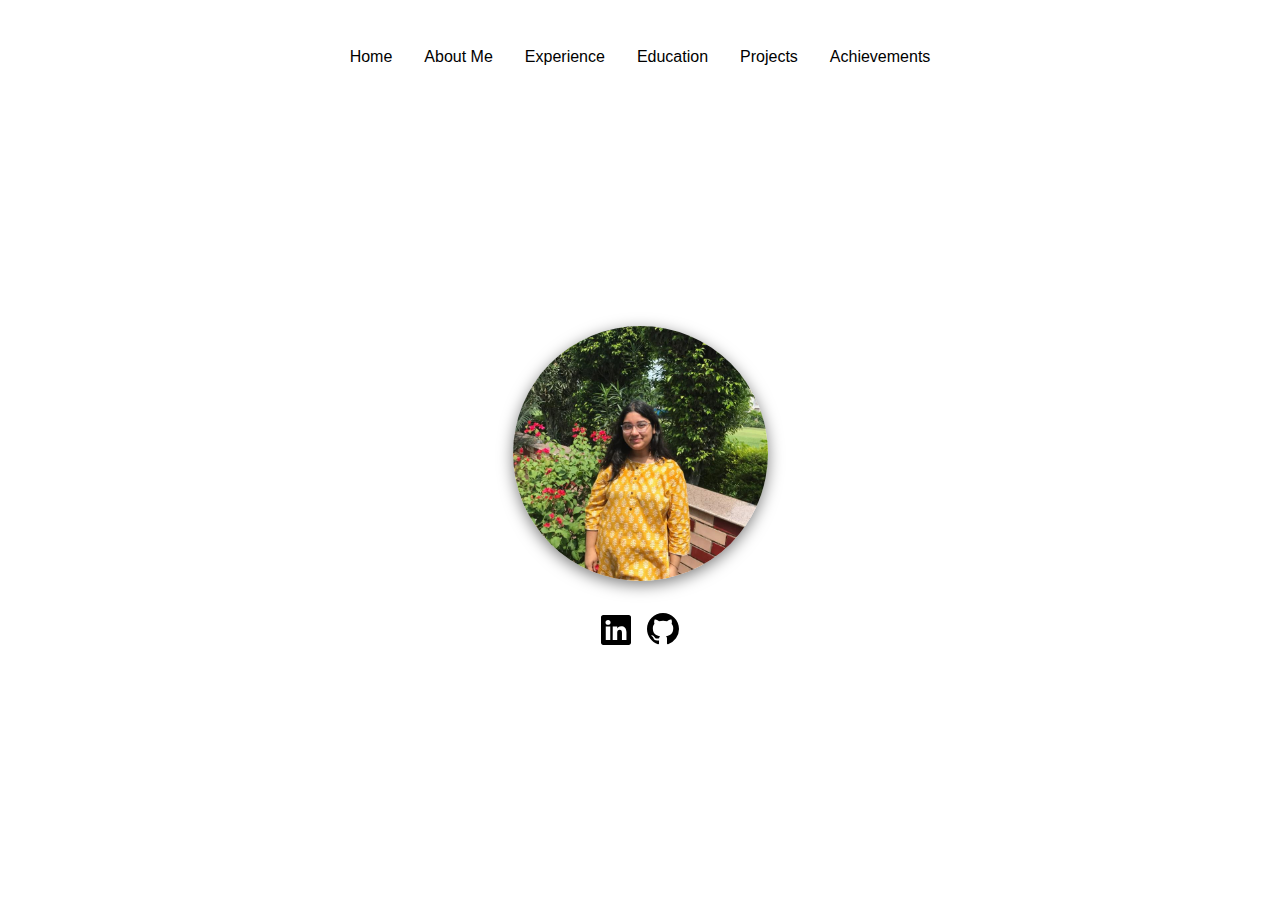
<file: index.html>
<!DOCTYPE html>
<html lang="en">
<head>
  <meta charset="UTF-8">
  <meta name="viewport" content="width=device-width, initial-scale=1.0">
  <title>Document</title>
  <link rel="stylesheet" href="style.css">
  
</head>
<body>
  <nav>
    <a href="index.html">Home</a>
    <a href="aboutme.html">About Me</a>
    <a href="experience.html">Experience</a>
    <a href="education.html">Education</a>
    <a href="projects.html">Projects</a>
    <a href="achievements.html">Achievements</a>       
    
   </nav>

    <div id="home">

      <div id="info">
      <h3 id="first">Manushree Grover</h3>
      <p id="second">Learning | Building | Growing 🌻</p>
      <p id="third">A self-motivated code enthusiast with a creative spark.<br>
           <span class="indent">Passionate about exploring AI and development.</span>
    </div>
    
    <div id="picdiv">
    <img src="pic1.jpg" alt="loading" id="pic">
    <div class="icons">
      <a href="https://www.linkedin.com/in/manushree-grover-6a63a0254/" target="_blank"><svg xmlns="http://www.w3.org/2000/svg" width="30" height="30" fill="black" class="bi bi-linkedin" viewBox="0 0 16 16">
        <path d="M0 1.146C0 .513.526 0 1.175 0h13.65C15.474 0 16 .513 16 1.146v13.708c0 .633-.526 1.146-1.175 1.146H1.175C.526 16 0 15.487 0 14.854zm4.943 12.248V6.169H2.542v7.225zm-1.2-8.212c.837 0 1.358-.554 1.358-1.248-.015-.709-.52-1.248-1.342-1.248S2.4 3.226 2.4 3.934c0 .694.521 1.248 1.327 1.248zm4.908 8.212V9.359c0-.216.016-.432.08-.586.173-.431.568-.878 1.232-.878.869 0 1.216.662 1.216 1.634v3.865h2.401V9.25c0-2.22-1.184-3.252-2.764-3.252-1.274 0-1.845.7-2.165 1.193v.025h-.016l.016-.025V6.169h-2.4c.03.678 0 7.225 0 7.225z"/>
      </svg></a>
      <a href="https://github.com/ManushreeGrover" target="_blank"><svg xmlns="http://www.w3.org/2000/svg" width="32" height="32" fill="black" class="bi bi-github" viewBox="0 0 16 16">
        <path d="M8 0C3.58 0 0 3.58 0 8c0 3.54 2.29 6.53 5.47 7.59.4.07.55-.17.55-.38 0-.19-.01-.82-.01-1.49-2.01.37-2.53-.49-2.69-.94-.09-.23-.48-.94-.82-1.13-.28-.15-.68-.52-.01-.53.63-.01 1.08.58 1.23.82.72 1.21 1.87.87 2.33.66.07-.52.28-.87.51-1.07-1.78-.2-3.64-.89-3.64-3.95 0-.87.31-1.59.82-2.15-.08-.2-.36-1.02.08-2.12 0 0 .67-.21 2.2.82.64-.18 1.32-.27 2-.27s1.36.09 2 .27c1.53-1.04 2.2-.82 2.2-.82.44 1.1.16 1.92.08 2.12.51.56.82 1.27.82 2.15 0 3.07-1.87 3.75-3.65 3.95.29.25.54.73.54 1.48 0 1.07-.01 1.93-.01 2.2 0 .21.15.46.55.38A8.01 8.01 0 0 0 16 8c0-4.42-3.58-8-8-8"/>
      </svg></a>
    </div>

    </div>
  </div>

  <script src="action.js"></script>
</body>
</html>
</file>
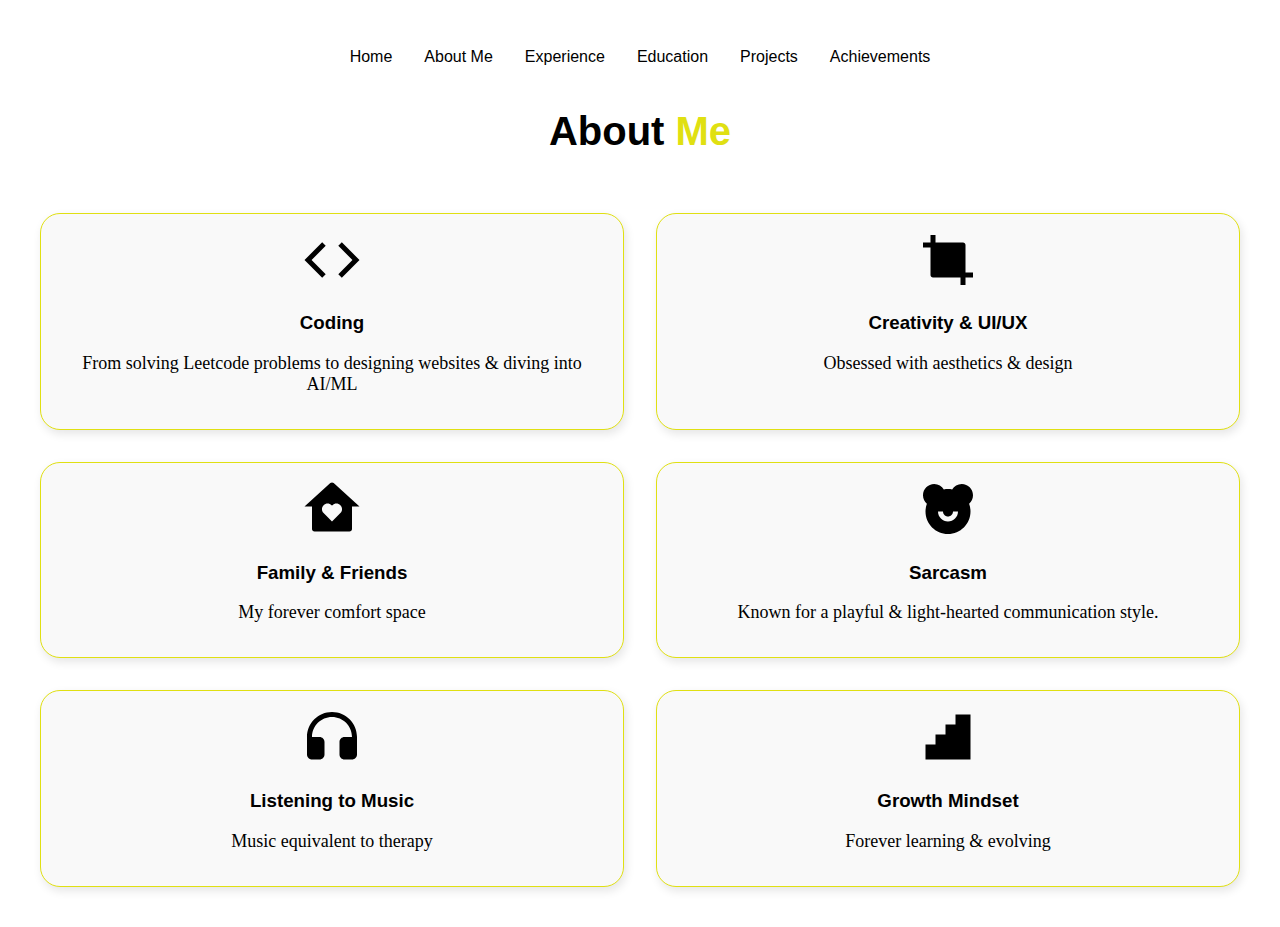
<file: aboutme.html>
<!DOCTYPE html>
<html lang="en">
<head>
    <meta charset="UTF-8">
    <meta name="viewport" content="width=device-width, initial-scale=1.0">
    <title>Document</title>
    <link rel="stylesheet" href="style.css">
</head>
<body>

    <nav>
        <a href="index.html">Home</a>
        <a href="aboutme.html">About Me</a>
        <a href="experience.html">Experience</a>
        <a href="education.html">Education</a>
        <a href="projects.html">Projects</a>
        <a href="achievements.html">Achievements</a>        
        
       </nav>

       <div id="about">
        <h1>About <span style="color:rgb(224, 224, 18)">Me</span></h1>
        <div class="about-grid">

        <div class="about-card">
      
      <svg xmlns="http://www.w3.org/2000/svg" viewBox="0 0 24 24" height="60" width="60" fill="currentColor"><path d="M23 12L15.9289 19.0711L14.5147 17.6569L20.1716 12L14.5147 6.34317L15.9289 4.92896L23 12ZM3.82843 12L9.48528 17.6569L8.07107 19.0711L1 12L8.07107 4.92896L9.48528 6.34317L3.82843 12Z"></path></svg>
      <h3>Coding</h3>
      <p>From solving Leetcode problems to designing websites & diving into AI/ML</p>
     </div>

    <div class="about-card">
      <svg xmlns="http://www.w3.org/2000/svg" viewBox="0 0 24 24" height="60" width="60" fill="currentColor"><path d="M19 17H22V19H19V22H17V19H6C5.44772 19 5 18.5523 5 18V7H2V5H5V2H7V5H18C18.5523 5 19 5.44772 19 6V17Z"></path></svg>
      <h3>Creativity & UI/UX</h3>
      <p>Obsessed with aesthetics & design</p>
    </div>

    <div class="about-card">
        <!-- <img src="coding.png" alt="Coding"> -->
        <svg xmlns="http://www.w3.org/2000/svg" viewBox="0 0 24 24" height="60" width="60" fill="currentColor"><path d="M20 20C20 20.5523 19.5523 21 19 21H5C4.44772 21 4 20.5523 4 20V11H1L11.3273 1.6115C11.7087 1.26475 12.2913 1.26475 12.6727 1.6115L23 11H20V20ZM12 17L15.3588 13.6412C16.2374 12.7625 16.2374 11.3379 15.3588 10.4592C14.4801 9.58056 13.0555 9.58056 12.1768 10.4592L12 10.636L11.8232 10.4592C10.9445 9.58056 9.51992 9.58056 8.64124 10.4592C7.76256 11.3379 7.76256 12.7625 8.64124 13.6412L12 17Z"></path></svg>
        <h3>Family & Friends</h3>
        <p>My forever comfort space</p>
      </div>

      <div class="about-card">
        <!-- <img src="coding.png" alt="Coding"> -->
        <svg xmlns="http://www.w3.org/2000/svg" viewBox="0 0 24 24" height="60" width="60" fill="currentColor"><path d="M17.5 2C19.9853 2 22 4.01472 22 6.5C22 7.85621 21.4001 9.07229 20.4511 9.89732C20.8061 10.8644 21 11.9096 21 13C21 17.9706 16.9706 22 12 22C7.02944 22 3 17.9706 3 13C3 11.9096 3.19392 10.8644 3.54916 9.8972C2.59995 9.07229 2 7.85621 2 6.5C2 4.01472 4.01472 2 6.5 2C8.12553 2 9.54976 2.86189 10.3406 4.15362C10.8774 4.05251 11.4326 4 12 4C12.5674 4 13.1226 4.05251 13.6609 4.15294C14.4502 2.86189 15.8745 2 17.5 2ZM10 13H8C8 15.2091 9.79086 17 12 17C14.2091 17 16 15.2091 16 13H14C14 14.1046 13.1046 15 12 15C10.8954 15 10 14.1046 10 13Z"></path></svg>
        <h3>Sarcasm</h3>
        <p>Known for a playful & light-hearted communication style.</p>
      </div>

      <div class="about-card">
        <!-- <img src="coding.png" alt="Coding"> -->
        <svg xmlns="http://www.w3.org/2000/svg" viewBox="0 0 24 24" width="60" height="60" fill="currentColor"><path d="M4 12H7C8.10457 12 9 12.8954 9 14V19C9 20.1046 8.10457 21 7 21H4C2.89543 21 2 20.1046 2 19V12C2 6.47715 6.47715 2 12 2C17.5228 2 22 6.47715 22 12V19C22 20.1046 21.1046 21 20 21H17C15.8954 21 15 20.1046 15 19V14C15 12.8954 15.8954 12 17 12H20C20 7.58172 16.4183 4 12 4C7.58172 4 4 7.58172 4 12Z"></path></svg>
        <h3>Listening to Music</h3>
        <p> Music equivalent to therapy</p>
      </div>

      <div class="about-card">
        <!-- <img src="coding.png" alt="Coding"> -->
        <svg xmlns="http://www.w3.org/2000/svg" viewBox="0 0 24 24" height="60" width="60" fill="currentColor"><path d="M15 3H21V21H3V15H7V11H11V7H15V3Z"></path></svg>
        <h3>Growth Mindset</h3>
        <p>Forever learning & evolving</p>
      </div>

  </div>
       </div>
    
</body>
</html>
</file>
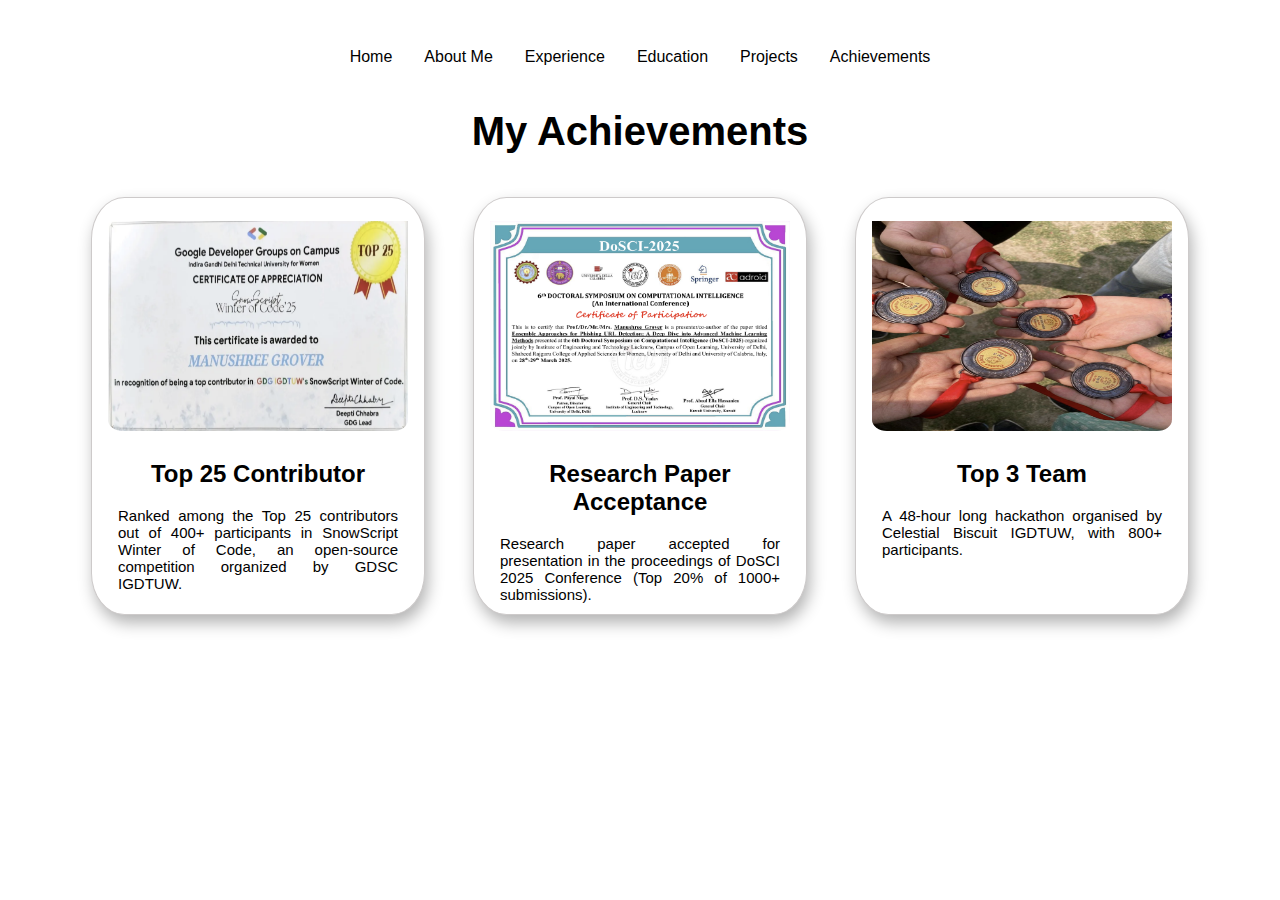
<file: achievements.html>
<!DOCTYPE html>
<html lang="en">
<head>
    <meta charset="UTF-8">
    <meta name="viewport" content="width=device-width, initial-scale=1.0">
    <title>Document</title>
    <link rel="stylesheet" href="style.css">

</head>
<body>

    <nav>
        <a href="index.html">Home</a>
        <a href="aboutme.html">About Me</a>
        <a href="experience.html">Experience</a>
        <a href="education.html">Education</a>
        <a href="projects.html">Projects</a>
        <a href="achievements.html">Achievements</a>        
        
       </nav>

    
    <div id="achievements">
    <h1>My Achievements</h1>
    <div class="achiv">

        <div class="achiv-card">
            <img src="gdsc.png">
            <div class="exp">
                <h2>Top 25 Contributor</h2>
                <p>Ranked among the Top 25 contributors out of 400+ participants in SnowScript Winter of Code, 
                an open-source competition organized by GDSC IGDTUW.</p>
            </div>
        </div>

        <div class="achiv-card">
            <img src="research.png">
            <div class="exp">
                <h2>Research Paper Acceptance</h2>
                <p>Research paper accepted for presentation in the proceedings of DoSCI 2025 Conference (Top 20% of 
                    1000+ submissions).</p>
            </div>
        </div>

        <div class="achiv-card">
            <img src="castor.png">
            <div class="exp">
                <h2>Top 3 Team</h2>
                <p>A 48-hour long hackathon organised by Celestial Biscuit IGDTUW, with 800+ participants.</p>
            </div>
        </div>


    </div>

    </div>
    <script src="action.js"></script>
</body>
</html>
</file>
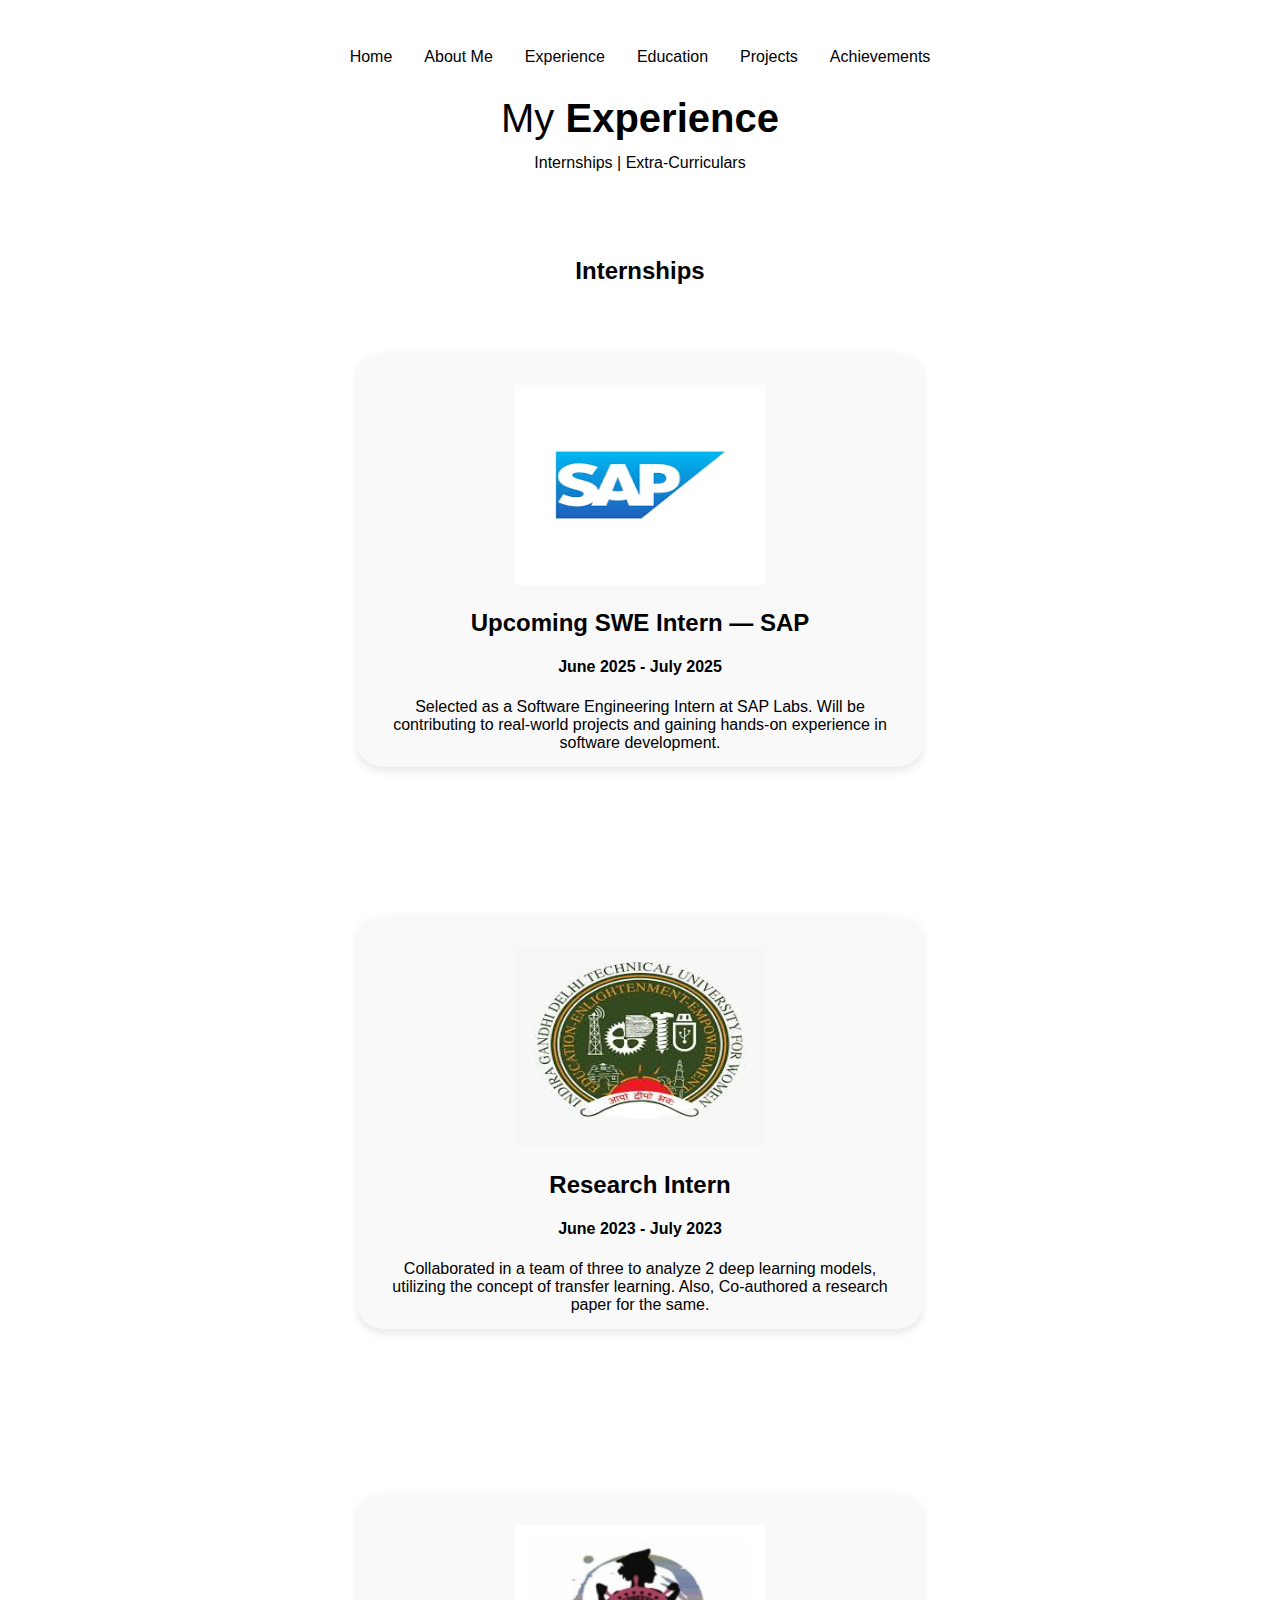
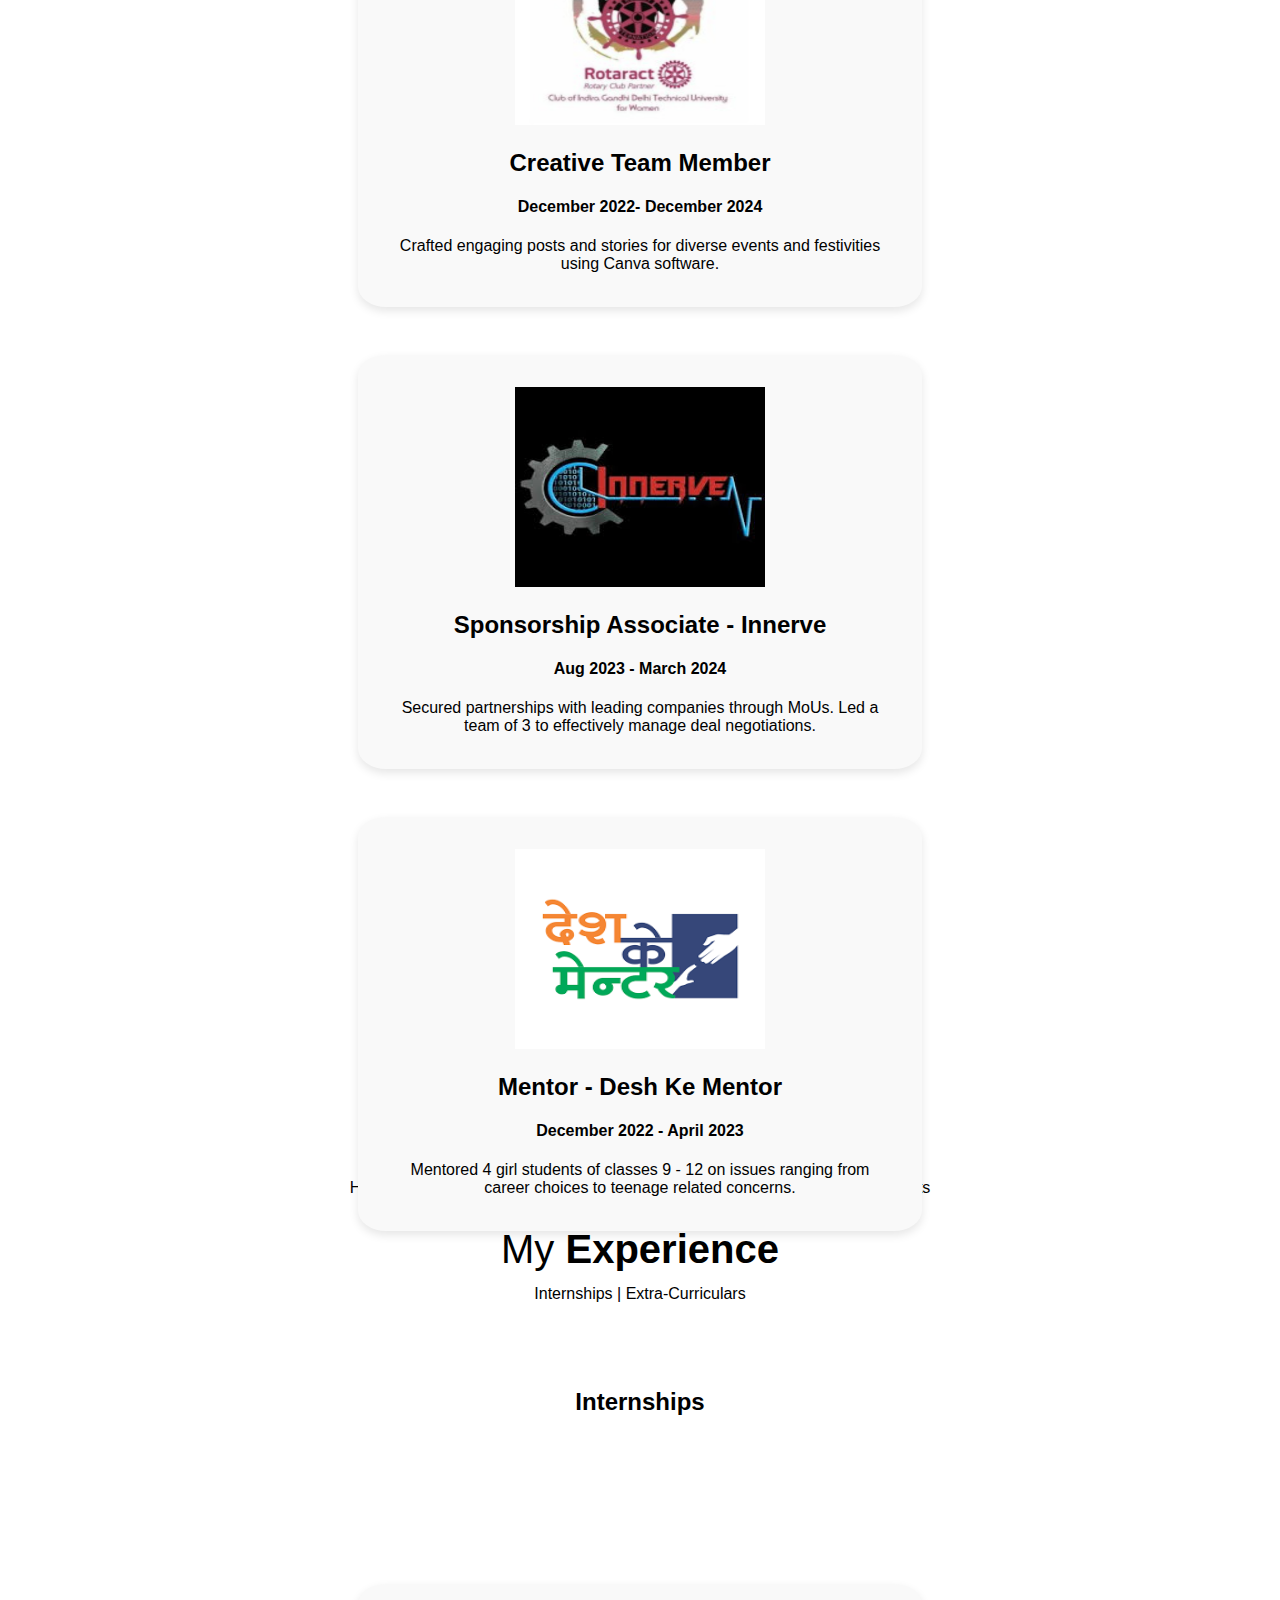
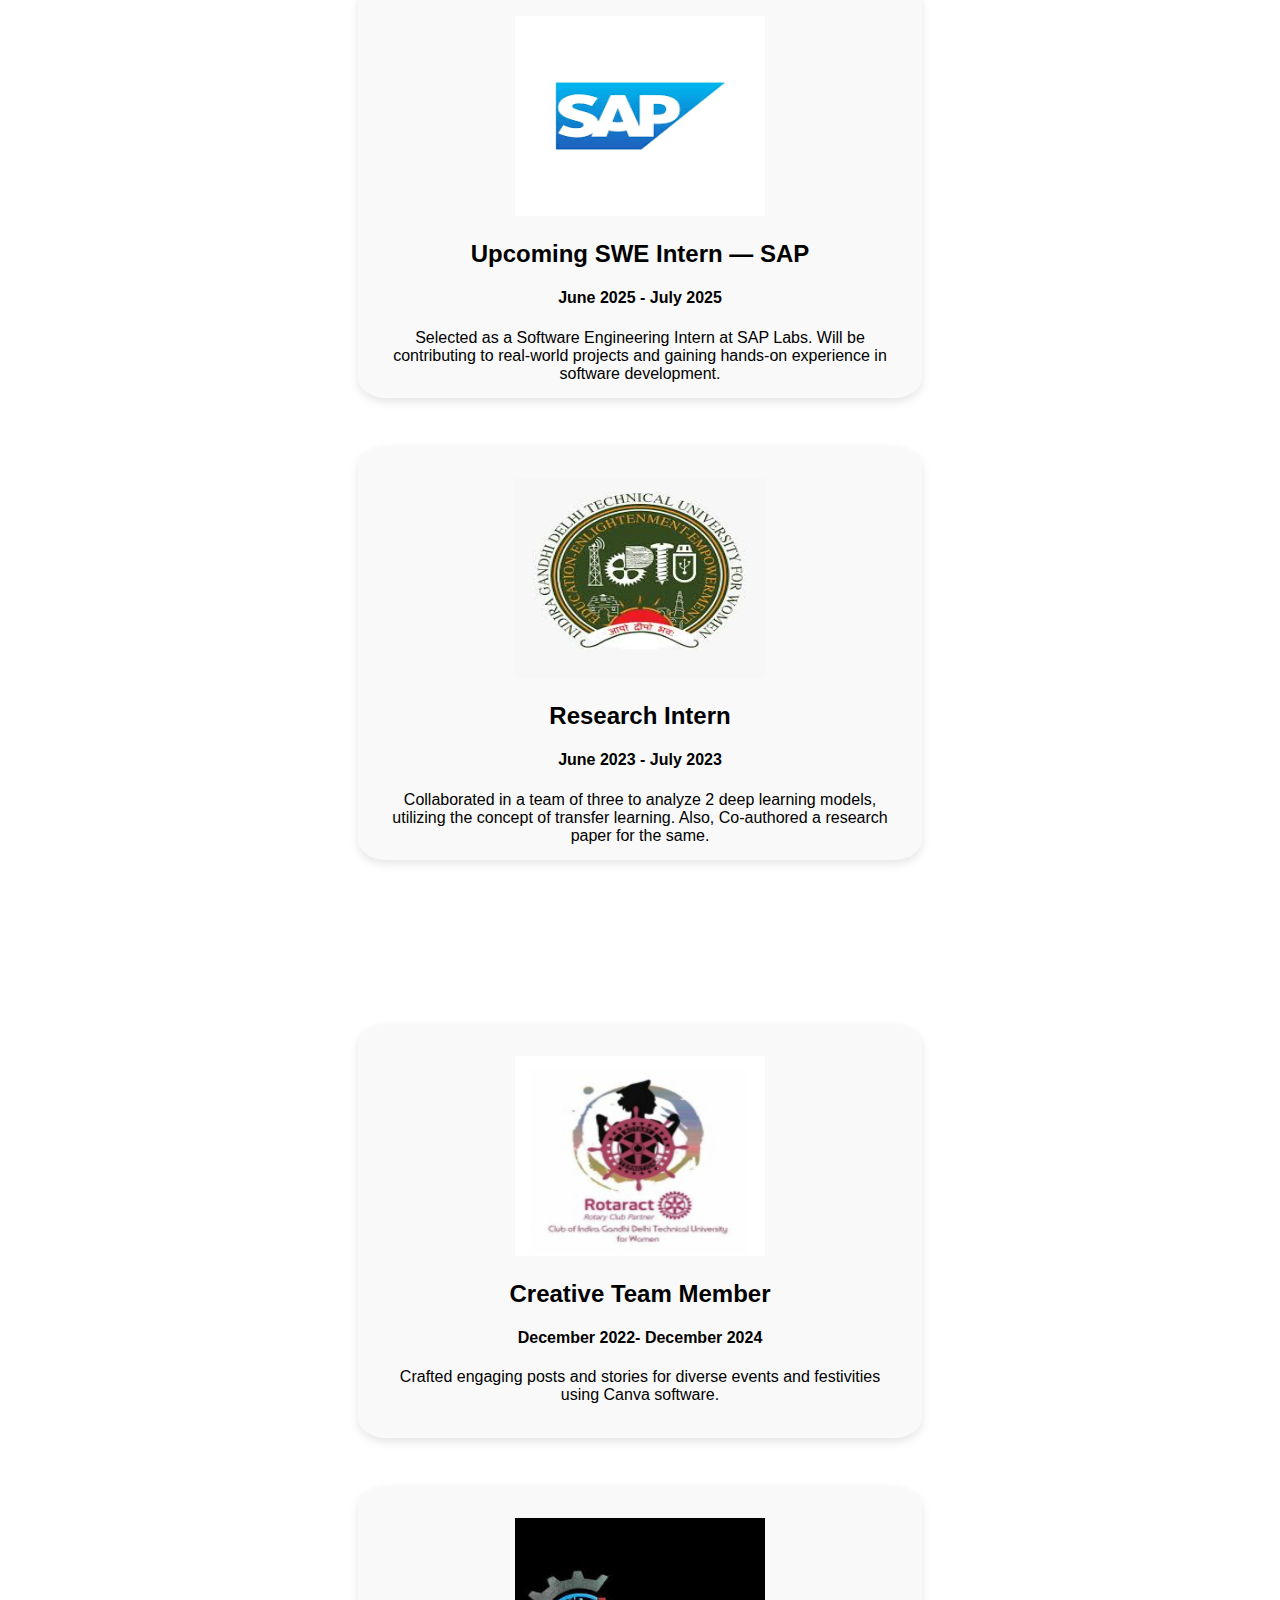
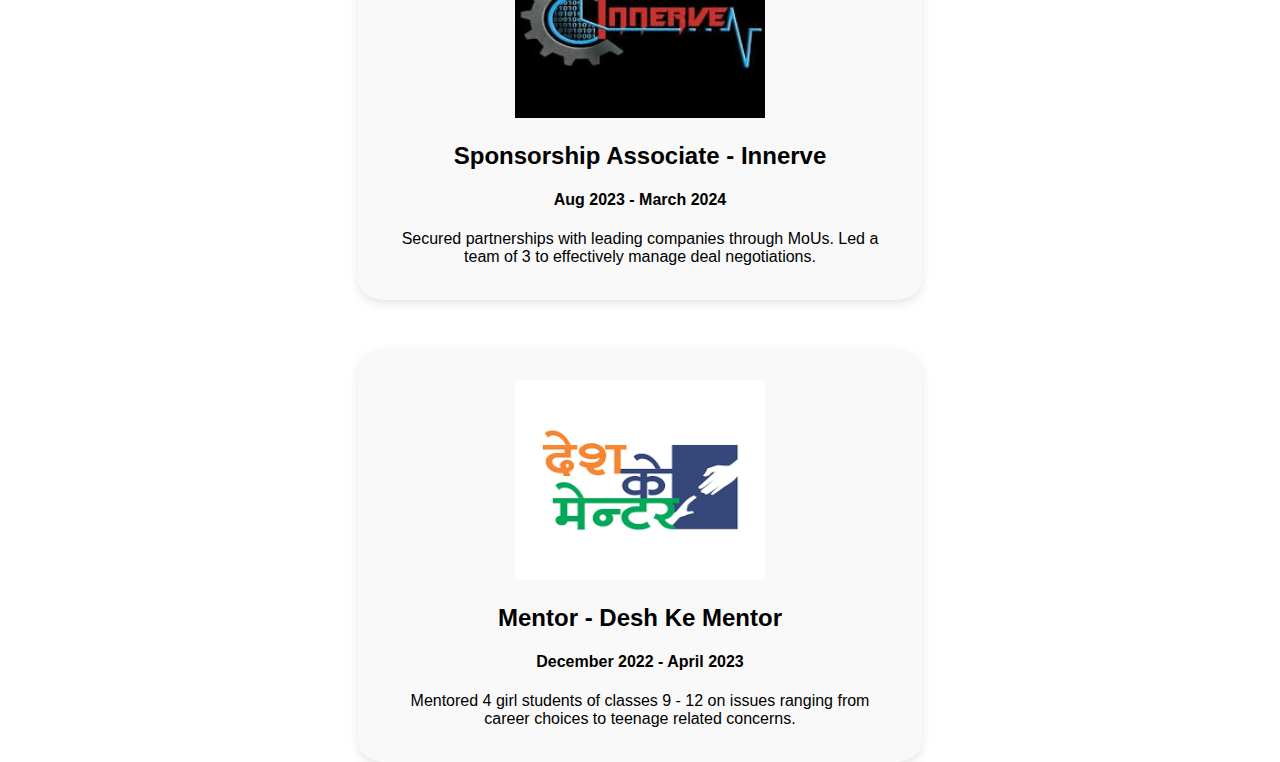
<file: experience.html>
<!DOCTYPE html>
<html lang="en">
<head>
    <meta charset="UTF-8">
    <meta name="viewport" content="width=device-width, initial-scale=1.0">
    <title>Document</title>
    <link rel="stylesheet" href="style.css">

</head>
<body>
    <nav>
        <a href="index.html">Home</a>
        <a href="aboutme.html">About Me</a>
        <a href="experience.html">Experience</a>
        <a href="education.html">Education</a>
        <a href="projects.html">Projects</a>
        <a href="achievements.html">Achievements</a>        
       </nav>

       

<div id="experience">
    <div class="heading">
  <h1><span style="font-weight:lighter ; ">My</span> Experience</h1>
  <p>Internships | Extra-Curriculars</p>
  </div>

  <!-- <div class="intern"> -->
  <h2>Internships</h2>

  <div class="exp-card">
    <img src="sap1.png" alt="exp">
    <h2>Upcoming SWE Intern — SAP</h2>
    <h4>June 2025 - July 2025 </h4>
    <p>
      Selected as a Software Engineering Intern at SAP Labs. Will be contributing to real-world projects and gaining hands-on experience in software development.
    </p>
  </div>

  <div class="exp-card">
    <img src="ig.png" alt="exp">
    <h2>Research Intern</h2>
    <h4>June 2023 - July 2023</h4>
    <p>
        Collaborated in a team of three to analyze 2 deep learning models, utilizing the concept of transfer learning. Also,
        Co-authored a research paper for the same.
    </p>
  </div>
<!-- </div> -->


  <h2>Extra-Curriculars</h2>
  <div class="exp-card">
    <img src="rc.png" alt="exp">
    <h2>Creative Team Member</h2>
    <h4>December 2022- December 2024</h4>
    <p>
        Crafted engaging posts and stories for diverse events and festivities using Canva software.
    </p>
  </div>

  <div class="exp-card">
    <img src="innerve.png" alt="exp">
    <h2>Sponsorship Associate - Innerve</h2>
    <h4>Aug 2023 - March 2024</h4>
    <p>
        Secured partnerships with leading companies through MoUs. 
        Led a team of 3 to effectively manage deal negotiations.
    </p>
  </div>

  <div class="exp-card">
    <img src="dkm.png" alt="exp">
    <h2>Mentor - Desh Ke Mentor</h2>
    <h4>December 2022 - April 2023</h4>
    <p>
        Mentored 4 girl students of classes 9 - 12 on issues ranging from career choices to teenage related concerns.
    </p>
  </div>
</div>


<script src="action.js"></script>
</body>
</html>
<!DOCTYPE html>
<html lang="en">
<head>
    <meta charset="UTF-8">
    <meta name="viewport" content="width=device-width, initial-scale=1.0">
    <title>Document</title>
    <link rel="stylesheet" href="style.css">

</head>
<body>
    <nav>
        <a href="index.html">Home</a>
        <a href="aboutme.html">About Me</a>
        <a href="experience.html">Experience</a>
        <a href="education.html">Education</a>
        <a href="projects.html">Projects</a>
        <a href="achievements.html">Achievements</a>        
       </nav>

       

<div id="experience">
    <div class="heading">
  <h1><span style="font-weight:lighter ; ">My</span> Experience</h1>
  <p>Internships | Extra-Curriculars</p>
  </div>

  <!-- <div class="intern"> -->
  <h2>Internships</h2>

  <div class="exp-card">
    <img src="sap1.png" alt="exp">
    <h2>Upcoming SWE Intern — SAP</h2>
    <h4>June 2025 - July 2025 </h4>
    <p>
      Selected as a Software Engineering Intern at SAP Labs. Will be contributing to real-world projects and gaining hands-on experience in software development.
    </p>
  </div>

  <div class="exp-card">
    <img src="ig.png" alt="exp">
    <h2>Research Intern</h2>
    <h4>June 2023 - July 2023</h4>
    <p>
        Collaborated in a team of three to analyze 2 deep learning models, utilizing the concept of transfer learning. Also,
        Co-authored a research paper for the same.
    </p>
  </div>
<!-- </div> -->


  <h2>Extra-Curriculars</h2>
  <div class="exp-card">
    <img src="rc.png" alt="exp">
    <h2>Creative Team Member</h2>
    <h4>December 2022- December 2024</h4>
    <p>
        Crafted engaging posts and stories for diverse events and festivities using Canva software.
    </p>
  </div>

  <div class="exp-card">
    <img src="innerve.png" alt="exp">
    <h2>Sponsorship Associate - Innerve</h2>
    <h4>Aug 2023 - March 2024</h4>
    <p>
        Secured partnerships with leading companies through MoUs. 
        Led a team of 3 to effectively manage deal negotiations.
    </p>
  </div>

  <div class="exp-card">
    <img src="dkm.png" alt="exp">
    <h2>Mentor - Desh Ke Mentor</h2>
    <h4>December 2022 - April 2023</h4>
    <p>
        Mentored 4 girl students of classes 9 - 12 on issues ranging from career choices to teenage related concerns.
    </p>
  </div>
</div>


<script src="action.js"></script>
</body>
</html>
</file>
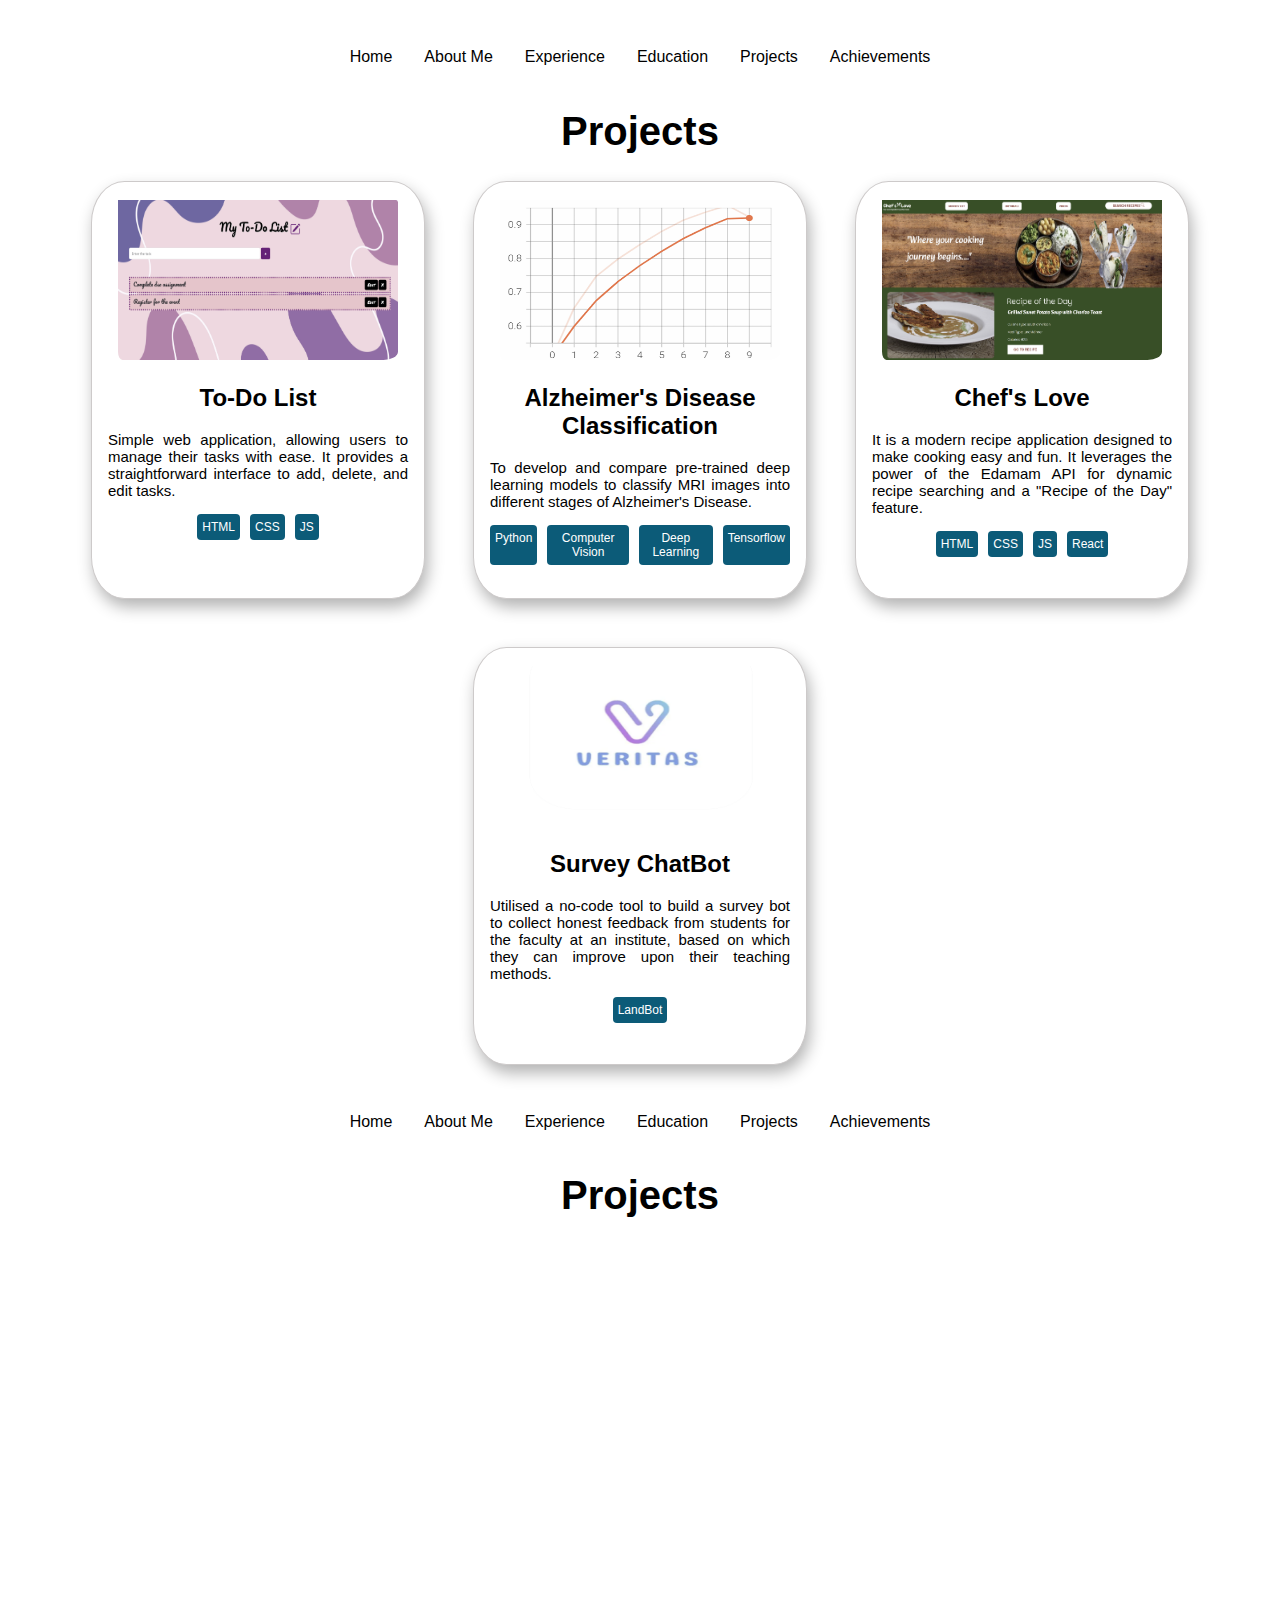
<file: projects.html>
<!DOCTYPE html>
<html lang="en">
<head>
    <meta charset="UTF-8">
    <meta name="viewport" content="width=device-width, initial-scale=1.0">
    <title>Document</title>
    <link rel="stylesheet" href="style.css">
</head>
<body>

  <nav>
    <a href="index.html">Home</a>
    <a href="aboutme.html">About Me</a>
    <a href="experience.html">Experience</a>
    <a href="education.html">Education</a>
    <a href="projects.html">Projects</a>
    <a href="achievements.html">Achievements</a>        
    
   </nav>

       <div id="projects">
    <h1>Projects</h1>
   <div class="proj">
        <!-- <div class="p"> -->
    <a href="https://github.com/ManushreeGrover/To-Do-List" target="_blank">
    <div class="project-card">
      <img src="pi1.png" alt="Project Image" >
      <h2>To-Do List</h2>
      <p>Simple web application, allowing users to manage their tasks with ease.
         It provides a straightforward interface to add, delete, and edit tasks.</p>
      <!-- Tech Stack Section -->
      <div class="tech-stack">
        <span class="tech">HTML</span>
        <span class="tech">CSS</span>
        <span class="tech">JS</span>
      </div>
    </div>
  </a>
<!-- </div> -->
<!-- </div> -->

  <a href="https://github.com/ManushreeGrover/Alzheimer_disease_classification_and_comparative_analysis" target="_blank">
    <div class="project-card">
      <img src="pi2.png" alt="Project Image" >
      <h2>Alzheimer's Disease Classification</h2>
      <p >To develop and compare pre-trained deep learning models to classify MRI images 
        into different stages of Alzheimer's Disease.</p>
      <!-- Tech Stack Section -->
      <div class="tech-stack">
        <span class="tech">Python</span>
        <span class="tech">Computer Vision</span>
        <span class="tech">Deep Learning</span>
        <span class="tech">Tensorflow</span>
      </div>
    </div>
  </a>

  <a href="https://github.com/ManushreeGrover/RecipeApp" target="_blank">
    <div class="project-card">
      <img src="pi3.png" alt="Project Image" >
      <h2>Chef's Love</h2>
      <p >It is a modern recipe application designed to make cooking easy and fun. 
        It leverages the power of the Edamam API for dynamic recipe searching and a "Recipe of the Day" feature.</p>
      <!-- Tech Stack Section -->
      <div class="tech-stack">
        <span class="tech">HTML</span>
        <span class="tech">CSS</span>
        <span class="tech">JS</span>
        <span class="tech">React</span>
      </div>
    </div>
  </a>

  <a href="https://devfolio.co/projects/veritasbylunaticas-f9f8" target="_blank">
    <div class="project-card">
      <img src="veritas.png" alt="Project Image" >
      <h2>Survey ChatBot</h2>
      <p >Utilised a no-code tool to build a survey bot to collect honest feedback from students for the faculty at an institute, 
        based on which they can improve upon their teaching methods.</p>
      <!-- Tech Stack Section -->
      <div class="tech-stack">
        <span class="tech">LandBot</span>
      </div>
    </div>
  </a>


</div>
</div>
</div>

<script src="action.js"></script>
</body>
</html>
<!DOCTYPE html>
<html lang="en">
<head>
    <meta charset="UTF-8">
    <meta name="viewport" content="width=device-width, initial-scale=1.0">
    <title>Document</title>
    <link rel="stylesheet" href="style.css">
</head>
<body>

  <nav>
    <a href="index.html">Home</a>
    <a href="aboutme.html">About Me</a>
    <a href="experience.html">Experience</a>
    <a href="education.html">Education</a>
    <a href="projects.html">Projects</a>
    <a href="achievements.html">Achievements</a>        
    
   </nav>

       <div id="projects">
    <h1>Projects</h1>
   <div class="proj">
        <!-- <div class="p"> -->
    <a href="https://github.com/ManushreeGrover/To-Do-List" target="_blank">
    <div class="project-card">
      <img src="pi1.png" alt="Project Image" >
      <h2>To-Do List</h2>
      <p>Simple web application, allowing users to manage their tasks with ease.
         It provides a straightforward interface to add, delete, and edit tasks.</p>
      <!-- Tech Stack Section -->
      <div class="tech-stack">
        <span class="tech">HTML</span>
        <span class="tech">CSS</span>
        <span class="tech">JS</span>
      </div>
    </div>
  </a>
<!-- </div> -->
<!-- </div> -->

  <a href="https://github.com/ManushreeGrover/Alzheimer_disease_classification_and_comparative_analysis" target="_blank">
    <div class="project-card">
      <img src="pi2.png" alt="Project Image" >
      <h2>Alzheimer's Disease Classification</h2>
      <p >To develop and compare pre-trained deep learning models to classify MRI images 
        into different stages of Alzheimer's Disease.</p>
      <!-- Tech Stack Section -->
      <div class="tech-stack">
        <span class="tech">Python</span>
        <span class="tech">Computer Vision</span>
        <span class="tech">Deep Learning</span>
        <span class="tech">Tensorflow</span>
      </div>
    </div>
  </a>

  <a href="https://github.com/ManushreeGrover/RecipeApp" target="_blank">
    <div class="project-card">
      <img src="pi3.png" alt="Project Image" >
      <h2>Chef's Love</h2>
      <p >It is a modern recipe application designed to make cooking easy and fun. 
        It leverages the power of the Edamam API for dynamic recipe searching and a "Recipe of the Day" feature.</p>
      <!-- Tech Stack Section -->
      <div class="tech-stack">
        <span class="tech">HTML</span>
        <span class="tech">CSS</span>
        <span class="tech">JS</span>
        <span class="tech">React</span>
      </div>
    </div>
  </a>

  <a href="https://devfolio.co/projects/veritasbylunaticas-f9f8" target="_blank">
    <div class="project-card">
      <img src="veritas.png" alt="Project Image" >
      <h2>Survey ChatBot</h2>
      <p >Utilised a no-code tool to build a survey bot to collect honest feedback from students for the faculty at an institute, 
        based on which they can improve upon their teaching methods.</p>
      <!-- Tech Stack Section -->
      <div class="tech-stack">
        <span class="tech">LandBot</span>
      </div>
    </div>
  </a>


</div>
</div>
</div>

<script src="action.js"></script>
</body>
</html>
</file>
<file: style.css>
nav{
    /* position: fixed; */
    display: flex;
    gap: 2em;
    /* top:0; */
    justify-content:center;
    align-items:center;
    margin-top: 2em;
    padding: 1em;
    font-family: sans-serif;
    background-color: rgb(255, 255, 255);
    /* background-color: #0c5b78; */
    /* width: 100%; */
    flex-wrap: wrap;
    /* z-index: 1000; */

}

nav a {
  color: black;
  text-decoration: none;
  font-size: 17px;
  transition: font-size 0.3s ease;
  
}

nav a:hover {
  font-size: 17px; 
}

@media (min-width: 769px) {  
  nav a:hover {
    font-weight: bolder;
  }
}


#home{
    background-color: rgb(255, 255, 255);
    align-items: center;
    height: 80vh;
    justify-content:space-between;
    display: flex;
}


#pic{
    height: 360px;
    width: 360px;
    border-radius: 50%;
    object-fit: cover;
    box-shadow: 0px 4px 15px rgba(0, 0, 0, 0.5);
}

#picdiv{
    padding: 3em;
    margin-right:5em;
    display: flex;
    flex-direction: column;
    align-items: center;
    gap: 2em;
}

.icons a{
   margin: 6px;
}

.icons a svg{
    transition: transform 0.3s ease; 

  }
  
  .icons a:hover svg {
    transform: scale(1.2); 
  }
  
#info{
    margin-left: 17em;
    display: flex;
    flex-direction: column;
    align-items: center;
    line-height: 1.5em;
}

#first, #second, #third {
  opacity: 0; 
  animation: fadeIn 1s ease forwards; 
}

#first{
    font-size: 42px;
    font-family: sans-serif;
    margin: auto;
    animation-delay: 0s;
   
}

#second{
    font-size: 17px;
    font-family: sans-serif;
    animation-delay: 0.5s;
    /* margin-left: 3em; */
}

#third{
    font-size: 17px;
    animation-delay: 1s;
}

.indent {
    display: inline-block;
    margin-left: 1em;  
}
  
  
  @keyframes fadeIn {
    0% {
      opacity: 0;
      transform: translateY(10px);
    }
    100% {
      opacity: 1;
      transform: translateY(0);
    }
  }

  @media screen and (max-width: 1300px) {

    nav a{
      font-size: 16px;
    }

    #first{
      font-size: 30px;
    }

    #home {
      flex-direction:column;
      align-items: center;
      text-align: center;
      height: auto;
    }
  
    #info {
      margin-left: 0; 
      padding: 1em;
      margin-top: 2em;
    }
  
    #picdiv {
      margin-right: 0; 
      padding: 1em;
    }
  
    #pic {
      height: 255px; 
      width: 255px;
    }
    
  }
  

  .card{
    background-color: rgb(255, 255, 255);
    height: 445px;
    width:350px;
    border-radius: 10%;
    box-shadow: 3px 8px 16px 0px rgba(0, 0, 0, 0.3);
    padding: 0.5em 1em;
    border: 1px solid rgb(205, 202, 202);
    
  }

  .card:hover{
    background-color: rgba(20, 115, 231, 0.079);
  }

  .card img{
    width: 350px;
    height: 250px;
    border-radius: 8%;
  }

  .place{
    font-family: sans-serif;
    text-align: justify;
    font-size: 16px;
    font-weight: bolder;
    text-transform:uppercase;
  }

  .branch{
    font-family: sans-serif;
    text-align: justify;
  }

  .timeline{
    font-family: sans-serif;
    text-align: justify;
  }

  .grade{
    font-family: sans-serif;
    text-align: justify;
  }

  /* .innertext{
    padding: 0px 3em;
  } */


  #firstr{
    
    display: flex;
    justify-content: center;
    gap:2em;
    flex-wrap: wrap;

  }

  #one{
    opacity: 0;
    transform: translateY(100px);
    animation: moveup 1s ease-out forwards;
    animation-delay: 0s;
  }

  #two{
    opacity: 0;
    transform: translateY(100px);
    animation: moveup 1s ease-out forwards;
    animation-delay: 0.3s;
  }

  #three{
    opacity: 0;
    transform: translateY(100px);
    animation: moveup 1s ease-out forwards;
    animation-delay: 0.7s;
  }

  @keyframes moveup{
    to{
      opacity: 1;
      transform: translateY(0);
    }
  }

  #education h1{
    font-family: sans-serif;
    text-align: center;
    font-size: 50px;
  }

  /* new */

  .project-card{
    background-color: rgb(255, 255, 255);
    height: 400px;
    width:300px;
    border-radius: 10%;
    box-shadow: 3px 8px 16px 0px rgba(0, 0, 0, 0.3);
    padding: 0.5em 1em;
    border: 1px solid rgb(205, 202, 202);
    opacity: 0;
    transform: translateY(100px);
    transition: all 1s ease-out;
    /* overflow: hidden; */
    
  }

  .project-card.show{
      opacity: 1;
      transform: translateY(0px);
  }

  .project-card:hover{
    transform: scale(1.05);
    transition: transform 0.2s ease-in-out, box-shadow 0.2s ease-in-out;
  }

  #projects h1,#achievements h1{
    font-family: sans-serif;
    text-align: center;
    font-size: 40px;
    /* font-weight: lighter; */
  }

  .project-card img{
    width: 280px;
    height: 160px;
    border-radius: 5%;
    padding-top: 10px;
    padding-left: 10px;
    /* border: 2px solid black; */
  }

  .project-card h2,h3{
    text-align: center;
    font-family: sans-serif;
  }

  .project-card p{
    font-size: 15px;
    font-family: sans-serif;
    text-align: justify;
  }

  .tech-stack {
    margin-top: 10px;
    display: flex;
    /* flex-wrap: wrap; */
    justify-content: center;
    gap: 10px;
    font-family: sans-serif;
    text-align:center;
  }

    .tech {
    background: #0c5b78;
    padding: 6px 5px;
    border-radius: 4px; 
    font-size: 12px;
    font-family: sans-serif;
    /* font-weight: bold; */
    color: rgb(255, 255, 255);
    
  }

  .proj a{
    text-decoration: none;
    color: inherit;
    display: block;
  }

 .proj{
  display: flex;
  gap: 3em;
  /* align-items: center; */
  justify-content: center;
  flex-wrap: wrap;
  }


  .achiv-card{
    background-color: rgb(255, 255, 255);
    height: 400px;
    width:300px;
    border-radius: 10%;
    box-shadow: 3px 8px 16px 0px rgba(0, 0, 0, 0.3);
    padding: 0.5em 1em;
    border: 1px solid rgb(205, 202, 202);
    opacity: 0;
    transform: translateY(100px);
    /* transition: all 1s ease-out; */
    transition: transform 1s ease-out, opacity 1s ease-out;
    /* animation: moveup 1s ease-out forwards; */
    
  }

  .achiv-card.show {
    opacity: 1;
    transform: translateY(0);
}


  .achiv-card img{
    width: 100%;
    height: 210px;
    padding-top: 15px;
    border-radius: 5%;
  }

  .achiv-card div{
    padding: 5px 10px;
  }

  .achiv-card h2{
    text-align: center;
    font-family: sans-serif;
    /* font-size: 20px; */
  }

  .achiv-card p{
    font-family: sans-serif;
    font-size: 15px;
    text-align: justify;
  }

  .achiv-card:hover{
    background-color: rgba(20, 115, 231, 0.079);
  }

  .achiv{
    display: flex;
    justify-content: center;
    gap: 3em;
    flex-wrap: wrap;
    padding: 1em 1em;
  }


  #experience h1{
    font-family: sans-serif;
    text-align: center;
    font-size: 40px;
    /* font-weight: lighter; */
  }
  #experience p{
    font-family: sans-serif;
    text-align: center;
    font-size: 16px;
    font-weight:lighter;
  }
  #experience h2{
    font-family: sans-serif;
    text-align: center;
    
  }

  .heading{
    line-height: 0.5cm;
  }

#experience {
    display: flex;
    flex-direction: column;
    gap: 3em;
    /* padding: 2em; */
    align-items: center;
}

.exp-card {
    padding: 2em;
    border-radius: 5%;
    background-color: #f9f9f9;
    box-shadow: 0px 4px 10px rgba(0, 0, 0, 0.1);
    transition: transform 0.3s ease, box-shadow 0.3s ease;
    width: 500px;
    font-family: sans-serif;
    text-align: center;
    transition: all 1s ease-out;
    transform: translateY(100px);
    height: 350px;

}

.exp-card.show {
  opacity: 1;
  transform: translateY(0);
}

.exp-card p{
  text-align: justify;
  /* font-size: 25px; */
}

.exp-card img{
  width: 50%;
  height: 200px;
  /* padding-top: 15px; */
  /* border-radius: 5%; */
}

.exp-card:hover {
    transform: translateY(-10px);
    box-shadow: 0px 6px 15px rgba(0, 0, 0, 0.2);
}

@media screen and (max-width: 768px) {
  .exp-card {
     height: 400px;
     width: 320px;
     border-radius: 5%;
     /* text-align: justify; */
  }
 

}



#about h1{
  font-family: sans-serif;
    text-align: center;
    font-size: 40px;
}


.about-grid {
  display: grid;
  /* grid-template-columns: repeat(auto-fit, minmax(220px, 1fr)); */
  grid-template-columns: repeat(2, 1fr); 
  gap: 2em;
  padding: 2em;
}

.about-card {
  padding: 1em;
  text-align: center;
  border-radius: 20px;
  background-color: #f9f9f9;
  box-shadow: 2px 4px 10px rgba(0,0,0,0.1);
  transition: transform 0.3s ease;
  border: 1px solid rgb(224, 224, 18);
  
}

.about-card:hover {
  transform: translateY(-5px);
}

.about-card p{
  font-size: 18px;
}
</file>
